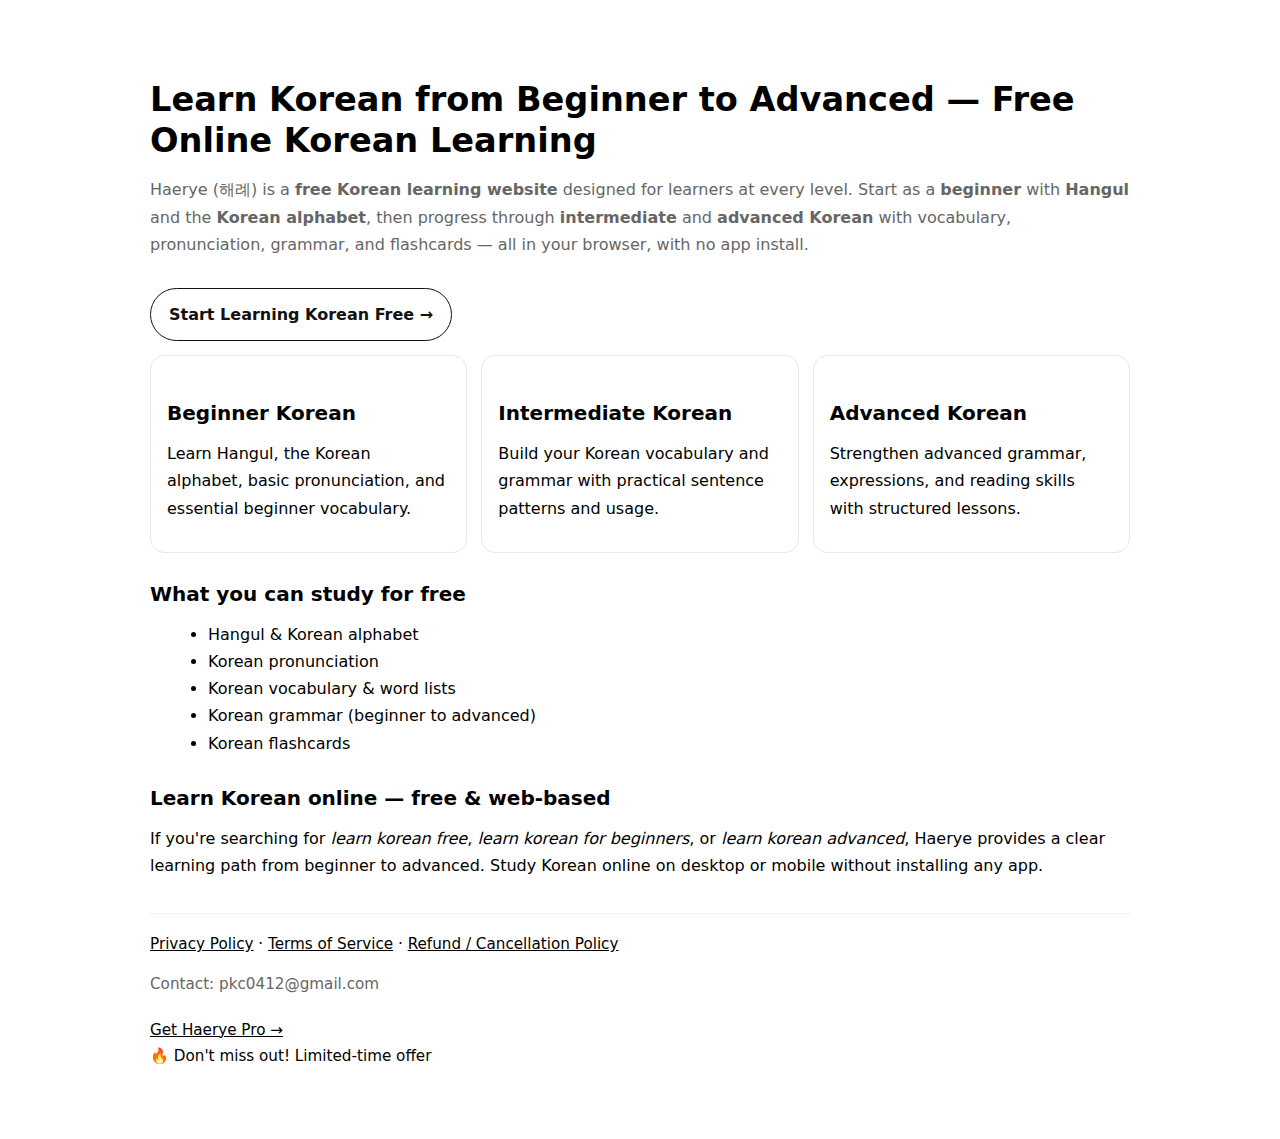
<file: index.html>
<!doctype html>
<html lang="en">
<head>
  <meta charset="utf-8">
  <meta name="viewport" content="width=device-width, initial-scale=1">
  <meta name="google-site-verification" content="0rnIxL3b31xjWwNWn9FWKJGqtUrrC64M9-YMEYuHr2Q" />
  <!-- Primary SEO -->
  <title>Learn Korean for Beginners to Advanced | Hangul, Vocabulary & Grammar (Free) - Haerye</title>
  <meta name="description" content="Learn Korean for beginners to advanced for free. Study Hangul and the Korean alphabet, Korean vocabulary, pronunciation, and grammar step by step on Haerye, a web-based Korean learning site.">
  <link rel="canonical" href="https://www.haerye.com/">
  <link rel="icon" href="/favicon.ico">
  <link rel="icon" type="image/png" href="/favicon.png">

  <!-- Open Graph -->
  <meta property="og:type" content="website">
  <meta property="og:title" content="Learn Korean from Beginner to Advanced (Free) | Hangul, Vocabulary & Grammar - Haerye">
  <meta property="og:description" content="Free Korean learning website from beginner to advanced. Learn Hangul, Korean vocabulary, pronunciation, grammar, and flashcards. No app install.">
  <meta property="og:url" content="https://www.haerye.com/">
  <meta property="og:image" content="https://www.haerye.com/assets/og-image.png">

  <!-- Twitter -->
  <meta name="twitter:card" content="summary_large_image">
  <meta name="twitter:title" content="Learn Korean from Beginner to Advanced (Free) - Haerye">
  <meta name="twitter:description" content="Learn Hangul, Korean vocabulary, pronunciation, and grammar for free. Beginner to advanced Korean learning online.">
  
  <!-- Google tag (gtag.js) -->
<script async src="https://www.googletagmanager.com/gtag/js?id=AW-17948463998">
</script>
<script>

  window.dataLayer = window.dataLayer || [];
  function gtag(){dataLayer.push(arguments);}
  gtag('js', new Date());

  gtag('config', 'AW-17948463998');
</script>

  <!-- Structured Data -->
  <script type="application/ld+json">
  {
    "@context": "https://schema.org",
    "@type": "WebSite",
    "name": "Haerye",
    "alternateName": "해례",
    "url": "https://www.haerye.com/",
    "inLanguage": ["en", "ko"],
    "description": "Free web-based Korean learning website for beginners to advanced learners: Hangul, vocabulary, pronunciation, grammar, and flashcards."
  }
  </script>

  <style>
    body { font-family: system-ui, -apple-system, Segoe UI, Roboto, Arial, sans-serif; margin: 0; line-height: 1.7; }
    main { max-width: 980px; margin: 0 auto; padding: 56px 20px; }
    h1 { font-size: 2.1rem; line-height: 1.25; margin-bottom: 14px; }
    h2 { margin: 24px 0 10px; font-size: 1.25rem; }
    p { margin: 0 0 14px; }
    ul { margin: 0 0 14px 18px; }
    .cta { display: inline-block; margin-top: 16px; padding: 12px 18px; border: 1px solid #111; border-radius: 999px; text-decoration: none; font-weight: 700; color: #111; }
    .grid { display: grid; gap: 14px; grid-template-columns: repeat(auto-fit, minmax(240px, 1fr)); margin-top: 14px; }
    .card { border: 1px solid #e8e8e8; border-radius: 14px; padding: 16px; }
    .muted { color: #666; }
    footer { margin-top: 34px; padding-top: 18px; border-top: 1px solid #eee; font-size: 0.95rem; }
    footer a { color: inherit; }
.promo-title {
        font-size: 22px;
      }
      .promo-discount {
        font-size: 36px;
      }
      .promo-code {
        font-size: 20px;
      }
    }
  
  .footer-promo{margin-top:14px}
  .footer-promo .promo-cta{display:inline-block;margin-top:6px}

</style>
</head>

<body>
  <main>
    <h1>Learn Korean from Beginner to Advanced — Free Online Korean Learning</h1>

    <p class="muted">
      Haerye (해례) is a <strong>free Korean learning website</strong> designed for learners at every level.
      Start as a <strong>beginner</strong> with <strong>Hangul</strong> and the <strong>Korean alphabet</strong>,
      then progress through <strong>intermediate</strong> and <strong>advanced Korean</strong> with vocabulary,
      pronunciation, grammar, and flashcards — all in your browser, with no app install.
    </p>

    <a class="cta" href="/app">Start Learning Korean Free →</a>

    <section class="grid">
      <div class="card">
        <h2>Beginner Korean</h2>
        <p>Learn Hangul, the Korean alphabet, basic pronunciation, and essential beginner vocabulary.</p>
      </div>
      <div class="card">
        <h2>Intermediate Korean</h2>
        <p>Build your Korean vocabulary and grammar with practical sentence patterns and usage.</p>
      </div>
      <div class="card">
        <h2>Advanced Korean</h2>
        <p>Strengthen advanced grammar, expressions, and reading skills with structured lessons.</p>
      </div>
    </section>

    <section>
      <h2>What you can study for free</h2>
      <ul>
        <li>Hangul & Korean alphabet</li>
        <li>Korean pronunciation</li>
        <li>Korean vocabulary & word lists</li>
        <li>Korean grammar (beginner to advanced)</li>
        <li>Korean flashcards</li>
      </ul>
    </section>

    <section>
      <h2>Learn Korean online — free & web-based</h2>
      <p>
        If you're searching for <em>learn korean free</em>, <em>learn korean for beginners</em>,
        or <em>learn korean advanced</em>, Haerye provides a clear learning path from beginner to advanced.
        Study Korean online on desktop or mobile without installing any app.
      </p>
    </section>

    <footer>
      <p>
        <a href="/privacy">Privacy Policy</a> ·
        <a href="/terms">Terms of Service</a> ·
        <a href="/refunds">Refund / Cancellation Policy</a>
      </p>
      <p class="muted">Contact: pkc0412@gmail.com</p>
    
      <div class="footer-promo">
        <a href="https://app.haerye.com/" class="promo-cta" target="_blank" rel="noopener">
          Get Haerye Pro →
        </a>
        <p class="promo-note">🔥 Don't miss out! Limited-time offer</p>
      </div>
</footer>

  </main>
</div>
  </div>
</body>
</html>
</file>
